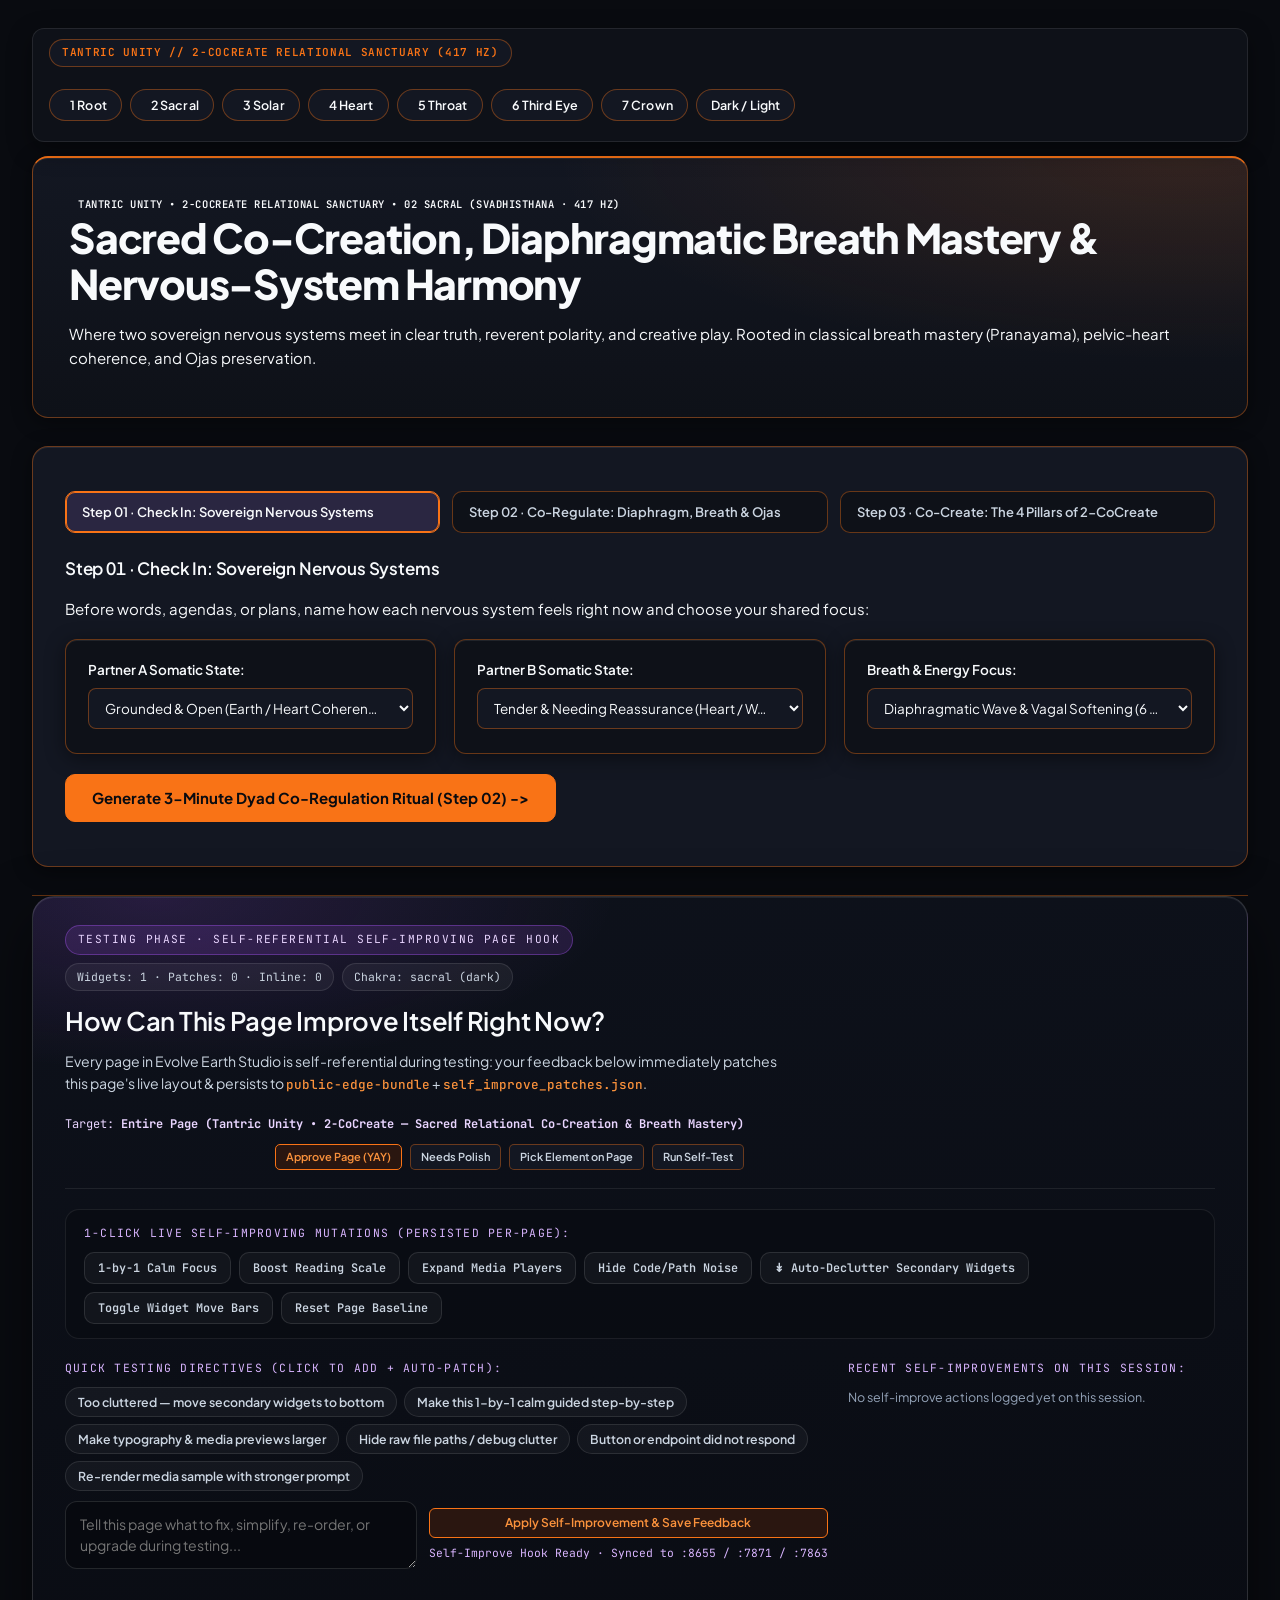
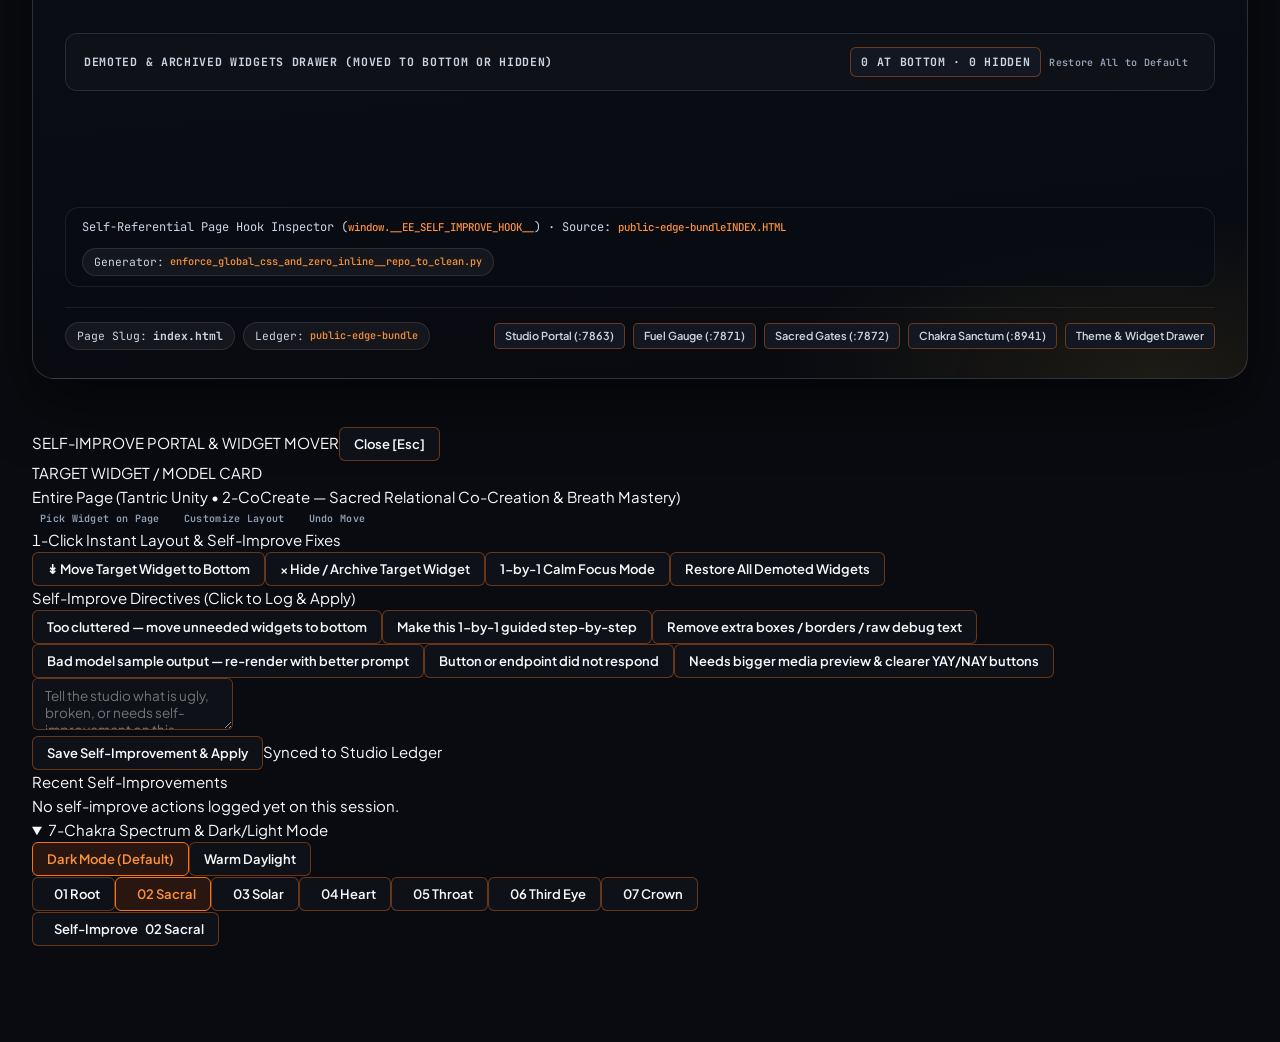
<file: index.html>
<!DOCTYPE html>
<html lang="en" data-theme="dark" data-mode="dark" data-chakra="sacral">
<head>
<meta charset="utf-8" />
<meta name="viewport" content="width=device-width, initial-scale=1" />
<title>Tantric Unity &bull; 2-CoCreate — Sacred Relational Co-Creation &amp; Breath Mastery</title>
<link rel="stylesheet" href="evolve-unified-theme.css" />
<script src="refineme-widget.js" defer></script>
</head>
<body>
<div class="chakra-bar">
  <span class="brand-tag">Tantric Unity // 2-CoCreate Relational Sanctuary (417 Hz)</span>
  <div class="c-pills">
    <button class="c-pill" data-set-chakra="root" onclick="document.documentElement.setAttribute('data-chakra','root');localStorage.setItem('ee_chakra','root')"><span class="c-dot" data-ee-u="506eba1f"></span>1 Root</button>
    <button class="c-pill" data-set-chakra="sacral" onclick="document.documentElement.setAttribute('data-chakra','sacral');localStorage.setItem('ee_chakra','sacral')"><span class="c-dot" data-ee-u="2230de30"></span>2 Sacral</button>
    <button class="c-pill" data-set-chakra="solar" onclick="document.documentElement.setAttribute('data-chakra','solar');localStorage.setItem('ee_chakra','solar')"><span class="c-dot" data-ee-u="b7e55c54"></span>3 Solar</button>
    <button class="c-pill" data-set-chakra="heart" onclick="document.documentElement.setAttribute('data-chakra','heart');localStorage.setItem('ee_chakra','heart')"><span class="c-dot" data-ee-u="d29d2a46"></span>4 Heart</button>
    <button class="c-pill" data-set-chakra="throat" onclick="document.documentElement.setAttribute('data-chakra','throat');localStorage.setItem('ee_chakra','throat')"><span class="c-dot" data-ee-u="c12b0335"></span>5 Throat</button>
    <button class="c-pill" data-set-chakra="thirdeye" onclick="document.documentElement.setAttribute('data-chakra','thirdeye');localStorage.setItem('ee_chakra','thirdeye')"><span class="c-dot" data-ee-u="5b0b6805"></span>6 Third Eye</button>
    <button class="c-pill" data-set-chakra="crown" onclick="document.documentElement.setAttribute('data-chakra','crown');localStorage.setItem('ee_chakra','crown')"><span class="c-dot" data-ee-u="04bf4fe6"></span>7 Crown</button>
    <button class="c-pill" onclick="var d=document.documentElement;var m=d.getAttribute('data-mode')==='light'?'dark':'light';d.setAttribute('data-mode',m);d.setAttribute('data-theme',m);localStorage.setItem('ee_mode',m)">Dark / Light</button>
  </div>
</div>
<div class="wrap">
  <div class="hero">
    <span class="badge">Tantric Unity &bull; 2-CoCreate Relational Sanctuary &bull; 02 Sacral (Svadhisthana &middot; 417 Hz)</span>
    <h1>Sacred Co-Creation, Diaphragmatic Breath Mastery &amp; Nervous-System Harmony</h1>
    <p>Where two sovereign nervous systems meet in clear truth, reverent polarity, and creative play. Rooted in classical breath mastery (Pranayama), pelvic-heart coherence, and Ojas preservation.</p>
  </div>

  <section class="ee-walkthrough" aria-label="3-Step 2-CoCreate Dyad Sanctuary Walkthrough">
    <div class="ee-step-rail" role="tablist">
      <button type="button" class="ee-step-btn is-active" onclick="setTuStep(1, this)">Step 01 &middot; Check In: Sovereign Nervous Systems</button>
      <button type="button" class="ee-step-btn" onclick="setTuStep(2, this)">Step 02 &middot; Co-Regulate: Diaphragm, Breath &amp; Ojas</button>
      <button type="button" class="ee-step-btn" onclick="setTuStep(3, this)">Step 03 &middot; Co-Create: The 4 Pillars of 2-CoCreate</button>
    </div>

    <div id="tu-step-1" class="ee-step-panel">
      <h2>Step 01 &middot; Check In: Sovereign Nervous Systems</h2>
      <p>Before words, agendas, or plans, name how each nervous system feels right now and choose your shared focus:</p>
      <div class="grid">
        <div class="card">
          <label><strong>Partner A Somatic State:</strong>
            <select id="pa">
              <option value="grounded">Grounded &amp; Open (Earth / Heart Coherence)</option>
              <option value="electric">Creative &amp; High-Energy (Sacral / Solar Polarity)</option>
              <option value="tender">Tender &amp; Needing Reassurance (Heart / Water)</option>
              <option value="overwhelmed">Overstimulated &amp; Needing Slowness (Root Sanctuary)</option>
            </select>
          </label>
        </div>
        <div class="card">
          <label><strong>Partner B Somatic State:</strong>
            <select id="pb">
              <option value="tender">Tender &amp; Needing Reassurance (Heart / Water)</option>
              <option value="grounded">Grounded &amp; Open (Earth / Heart Coherence)</option>
              <option value="electric">Creative &amp; High-Energy (Sacral / Solar Polarity)</option>
              <option value="overwhelmed">Overstimulated &amp; Needing Slowness (Root Sanctuary)</option>
            </select>
          </label>
        </div>
        <div class="card">
          <label><strong>Breath &amp; Energy Focus:</strong>
            <select id="pfocus">
              <option value="diaphragm">Diaphragmatic Wave &amp; Vagal Softening (6 Breaths/Min)</option>
              <option value="ojas">Ojas Sublimation (Drawing Sacral Creative Fire Up to the Heart &amp; Crown)</option>
              <option value="repair">Relational Repair &amp; Zero-Defense Listening</option>
              <option value="creation">2-CoCreate Shared Project &amp; Artistic Flow</option>
            </select>
          </label>
        </div>
      </div>
      <div class="ee-transport">
        <button type="button" class="ee-btn-hero" onclick="genDyad()">Generate 3-Minute Dyad Co-Regulation Ritual (Step 02) -&gt;</button>
      </div>
    </div>

    <div id="tu-step-2" class="ee-step-panel" hidden>
      <h2>Step 02 &middot; Co-Regulate: Diaphragm, Breath &amp; Ojas Protocol</h2>
      <div id="dyad-out" class="res-box">Select states in Step 01 to generate your tailored co-regulation ritual.</div>
      <div class="btn-row">
        <button type="button" class="btn btn-primary" onclick="navigator.clipboard.writeText(document.getElementById('dyad-out').innerText)">Copy Dyad Ritual</button>
        <button type="button" class="ee-btn-hero" onclick="setTuStep(3, document.querySelectorAll('.ee-step-btn')[2])">Continue to Step 03 &middot; 4 Pillars of 2-CoCreate -&gt;</button>
        <button type="button" class="btn" onclick="setTuStep(1, document.querySelectorAll('.ee-step-btn')[0])">Back to Step 01</button>
      </div>
    </div>

    <div id="tu-step-3" class="ee-step-panel" hidden>
      <h2>Step 03 &middot; The 4 Sovereign Pillars of Tantric Unity &amp; 2-CoCreate</h2>
      <div class="grid">
        <div class="card">
          <h3>01 &middot; Sovereign Yes &amp; Sacred No</h3>
          <p>A boundary spoken early and clearly is an act of generosity. Every true Yes requires the complete safety of a respected No.</p>
        </div>
        <div class="card">
          <h3>02 &middot; Diaphragmatic Breath Precedes Words</h3>
          <p>Mastery of the diaphragm and slow Ujjayi ocean breath shifts the autonomic nervous system from defensive reactivity into warm, creative presence.</p>
        </div>
        <div class="card">
          <h3>03 &middot; Ojas &amp; Creative Polarity</h3>
          <p>Vital creative essence (Ojas) is cultivated rather than depleted — circulating warm sacral life-force upward through the heart into shared art, music, and service.</p>
        </div>
        <div class="card">
          <h3>04 &middot; Curiosity Over Projection</h3>
          <p>Replace assumptions with reverent inquiry: ask &ldquo;What is alive in you right now?&rdquo; and witness without rushing to fix.</p>
        </div>
      </div>
      <div class="ee-transport">
        <button type="button" class="btn btn-primary" onclick="setTuStep(1, document.querySelectorAll('.ee-step-btn')[0])">Start Fresh Dyad Check-In</button>
      </div>
    </div>
  </section>
</div>
<script>
function setTuStep(n, btn) {
  [1, 2, 3].forEach(function(i) {
    var el = document.getElementById('tu-step-' + i);
    if (el) el.hidden = (i !== n);
  });
  document.querySelectorAll('.ee-step-btn').forEach(function(b) { b.classList.remove('is-active'); });
  if (btn) btn.classList.add('is-active');
}
function genDyad() {
  const a = document.getElementById('pa').value;
  const b = document.getElementById('pb').value;
  const f = document.getElementById('pfocus').value;
  const map = {
    overwhelmed: "Begin with 90 seconds of silent back-to-back breathing (zero words, zero demand) so both root and sacral centers feel held without pressure.",
    tender: "Place one hand on your own heart and one hand over your partner's heart; share 6 slow breaths and one sentence of pure appreciation with zero advice.",
    electric: "Stand facing each other, inhale up the spine for 5 counts expanding the lower ribs and diaphragm, and speak one bold creative vision you want to build together this week.",
    grounded: "Synchronize 6 slow ocean-breaths (Ujjayi) while maintaining soft eye contact, then ask: 'What would feel most nourishing in the next hour?'"
  };
  const focusMap = {
    diaphragm: "Diaphragmatic Mastery Key: Relax the belly on the inhale, lengthen the exhale to 6 full seconds, and let the pelvic floor soften completely.",
    ojas: "Ojas Sublimation Key: On the inhale, draw warm golden-copper energy from the sacral center up the spine to the heart and crown; on the exhale, radiate gratitude.",
    repair: "Zero-Defense Repair Key: Partner A speaks for 90 seconds using only 'I feel / I need' while Partner B breathes slowly and reflects back the essence before replying.",
    creation: "2-CoCreate Flow Key: Name one concrete creation (song, sanctuary task, meal, or offering) you will complete together in the next 48 hours."
  };
  const pick = (a === 'overwhelmed' || b === 'overwhelmed') ? map.overwhelmed : (a === 'tender' || b === 'tender') ? map.tender : (a === 'electric' && b === 'electric') ? map.electric : map.grounded;
  document.getElementById('dyad-out').innerHTML =
    "<h3>Recommended 3-Minute Dyad Co-Regulation Ritual</h3>" +
    "<p><strong>1. Somatic Synchronization:</strong> " + pick + "</p>" +
    "<p><strong>2. Breath &amp; Energy Protocol:</strong> " + focusMap[f] + "</p>";
  setTuStep(2, document.querySelectorAll('.ee-step-btn')[1]);
}
genDyad();
setTuStep(1, document.querySelectorAll('.ee-step-btn')[0]);
</script>
</body>
</html>
</file>
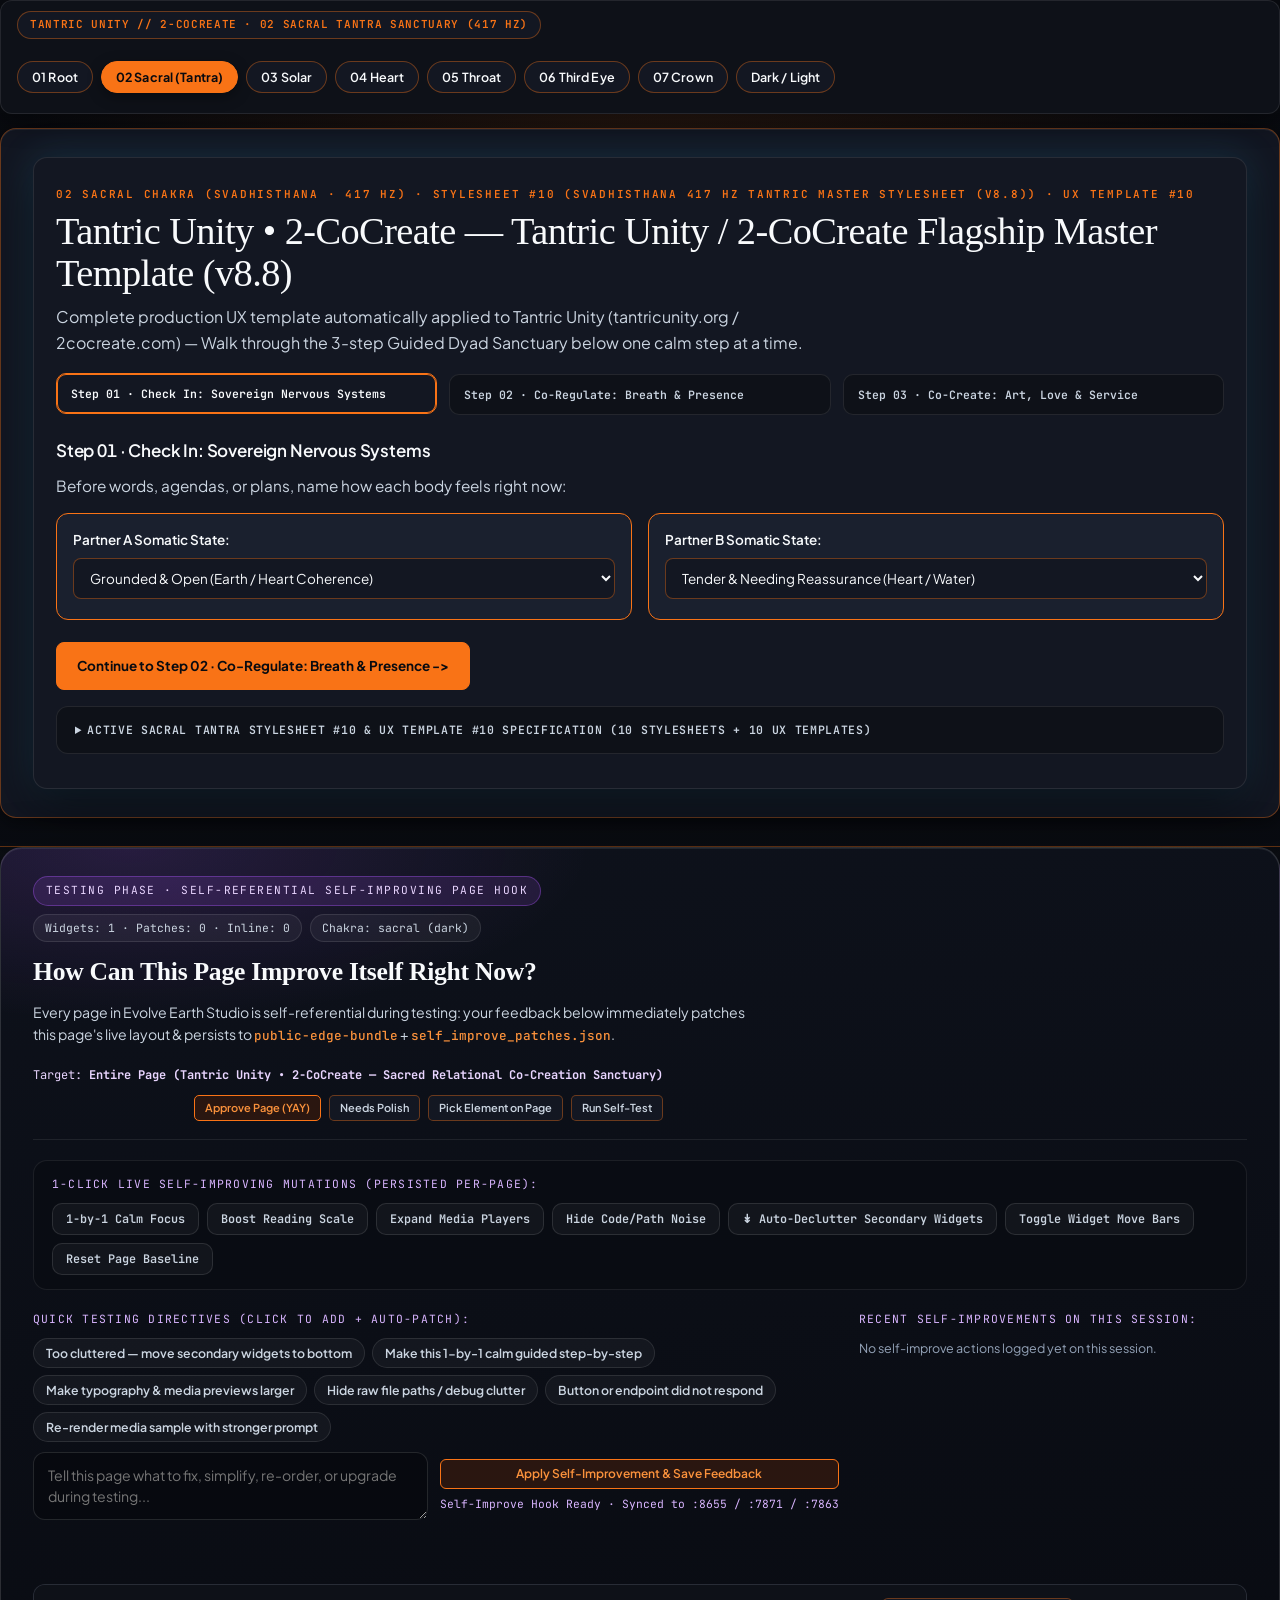
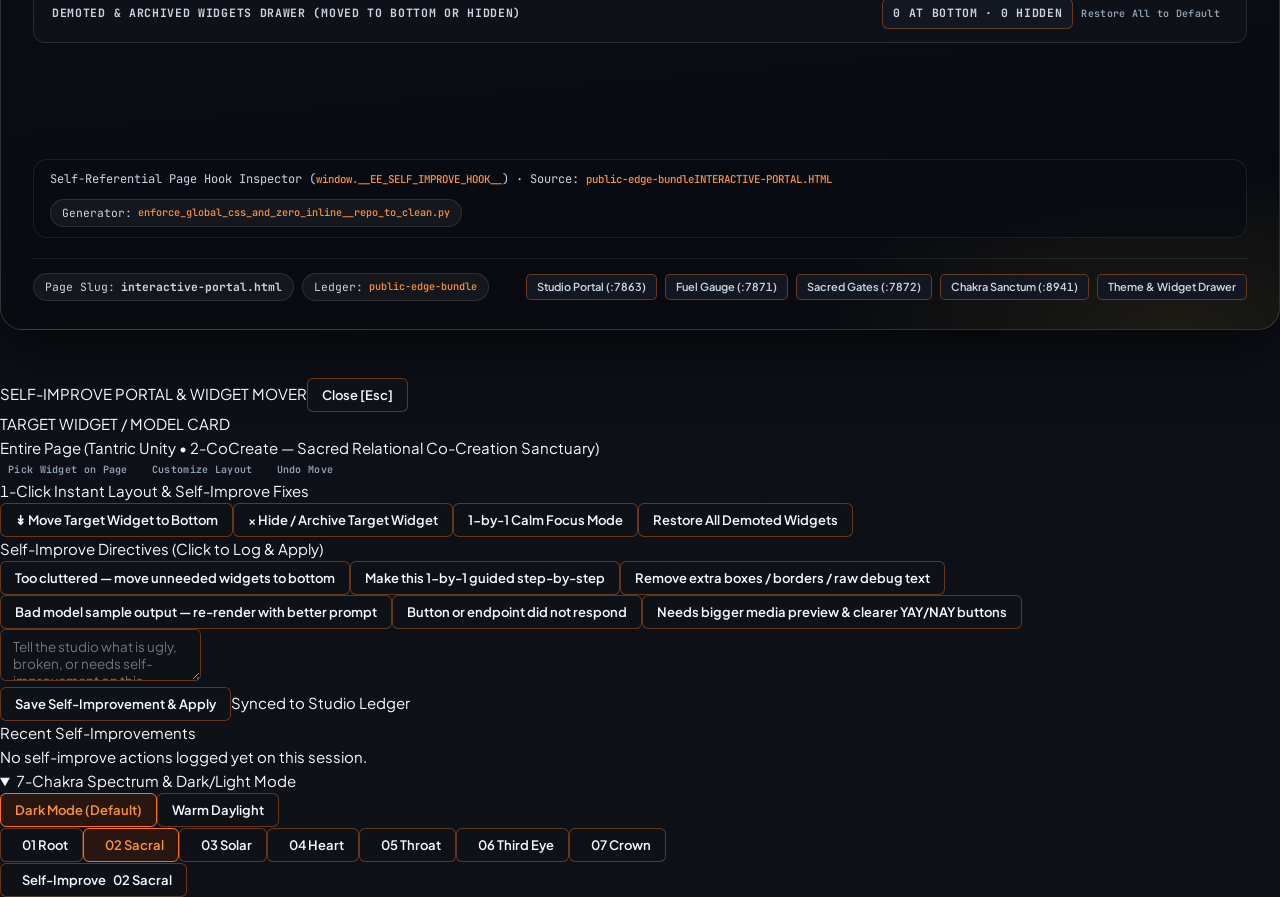
<file: interactive-portal.html>
<!DOCTYPE html>
<html lang="en" data-theme="dark" data-mode="dark" data-chakra="sacral" data-chakra-css="chakra-02-sacral-tantra.css" data-chakra-ux="ux_10">
<head>
<meta charset="utf-8" />
<meta name="viewport" content="width=device-width, initial-scale=1" />
<title>Tantric Unity &bull; 2-CoCreate — Sacred Relational Co-Creation Sanctuary</title>
<link rel="stylesheet" href="evolve-unified-theme.css" />
<link rel="stylesheet" href="chakra-02-sacral-tantra.css" />
<script src="refineme-widget.js" defer></script>
</head>
<body class="ee-chakra-sacral-shell grain">
<div class="chakra-bar" role="region" aria-label="7-Chakra Spectrum Theme Bar">
  <span class="brand-tag">Tantric Unity // 2-CoCreate &middot; 02 Sacral Tantra Sanctuary (417 Hz)</span>
  <div class="c-pills">
    <button class="c-pill" data-set-chakra="root" onclick="document.documentElement.setAttribute('data-chakra','root')">01 Root</button>
    <button class="c-pill active" data-set-chakra="sacral" onclick="document.documentElement.setAttribute('data-chakra','sacral')">02 Sacral (Tantra)</button>
    <button class="c-pill" data-set-chakra="solar" onclick="document.documentElement.setAttribute('data-chakra','solar')">03 Solar</button>
    <button class="c-pill" data-set-chakra="heart" onclick="document.documentElement.setAttribute('data-chakra','heart')">04 Heart</button>
    <button class="c-pill" data-set-chakra="throat" onclick="document.documentElement.setAttribute('data-chakra','throat')">05 Throat</button>
    <button class="c-pill" data-set-chakra="thirdeye" onclick="document.documentElement.setAttribute('data-chakra','thirdeye')">06 Third Eye</button>
    <button class="c-pill" data-set-chakra="crown" onclick="document.documentElement.setAttribute('data-chakra','crown')">07 Crown</button>
    <button class="c-pill" onclick="var d=document.documentElement;var m=d.getAttribute('data-mode')==='light'?'dark':'light';d.setAttribute('data-mode',m);d.setAttribute('data-theme',m)">Dark / Light</button>
  </div>
</div>

<div class="wrap">
  <main class="ee-walkthrough ee-chakra-sacral-walkthrough">
    <div class="ee-chakra-sacral-card carved">
      <span class="ee-chakra-sacral-kicker">02 SACRAL CHAKRA (SVADHISTHANA &middot; 417 HZ) &middot; STYLESHEET #10 (SVADHISTHANA 417 HZ TANTRIC MASTER STYLESHEET (V8.8)) &middot; UX TEMPLATE #10</span>
      <h1 class="ee-chakra-sacral-title">Tantric Unity &bull; 2-CoCreate — Tantric Unity / 2-CoCreate Flagship Master Template (v8.8)</h1>
      <p class="ee-chakra-sacral-lead">Complete production UX template automatically applied to Tantric Unity (tantricunity.org / 2cocreate.com) &mdash; Walk through the 3-step Guided Dyad Sanctuary below one calm step at a time.</p>

      <div class="ee-step-rail ee-chakra-sacral-step-rail" role="tablist">
        <button type="button" class="ee-step-btn ee-chakra-sacral-step-btn is-active" onclick="setTantraStep(1, this)">Step 01 &middot; Check In: Sovereign Nervous Systems</button>
        <button type="button" class="ee-step-btn ee-chakra-sacral-step-btn" onclick="setTantraStep(2, this)">Step 02 &middot; Co-Regulate: Breath &amp; Presence</button>
        <button type="button" class="ee-step-btn ee-chakra-sacral-step-btn" onclick="setTantraStep(3, this)">Step 03 &middot; Co-Create: Art, Love &amp; Service</button>
      </div>

      <section id="tantra-step-1" class="ee-step-panel">
        <h2>Step 01 &middot; Check In: Sovereign Nervous Systems</h2>
        <p class="dek">Before words, agendas, or plans, name how each body feels right now:</p>
        <div class="ee-choice-grid ee-chakra-sacral-choice-grid">
          <div class="ee-choice-card ee-chakra-sacral-choice-card is-selected">
            <label><strong>Partner A Somatic State:</strong>
              <select id="pa" onchange="updateRitualPreview()">
                <option value="grounded">Grounded &amp; Open (Earth / Heart Coherence)</option>
                <option value="electric">Creative &amp; High-Energy (Sacral / Solar Polarity)</option>
                <option value="tender">Tender &amp; Needing Reassurance (Heart / Water)</option>
                <option value="overwhelmed">Overstimulated &amp; Needing Slowness (Root Sanctuary)</option>
              </select>
            </label>
          </div>
          <div class="ee-choice-card ee-chakra-sacral-choice-card is-selected">
            <label><strong>Partner B Somatic State:</strong>
              <select id="pb" onchange="updateRitualPreview()">
                <option value="tender">Tender &amp; Needing Reassurance (Heart / Water)</option>
                <option value="grounded">Grounded &amp; Open (Earth / Heart Coherence)</option>
                <option value="electric">Creative &amp; High-Energy (Sacral / Solar Polarity)</option>
                <option value="overwhelmed">Overstimulated &amp; Needing Slowness (Root Sanctuary)</option>
              </select>
            </label>
          </div>
        </div>
        <div class="ee-transport">
          <button type="button" class="ee-btn-hero ee-chakra-sacral-btn-hero" onclick="genDyadAndAdvance()">Continue to Step 02 &middot; Co-Regulate: Breath &amp; Presence -&gt;</button>
        </div>
      </section>

      <section id="tantra-step-2" class="ee-step-panel" hidden>
        <h2>Step 02 &middot; Co-Regulate: Breath &amp; Presence</h2>
        <div id="dyad-out" class="card">
          Place one hand on your own heart and one hand over your partner's heart; share 6 slow ocean breaths and one sentence of pure appreciation with zero advice.
        </div>
        <div class="ee-transport">
          <button type="button" class="ee-btn-hero ee-chakra-sacral-btn-hero" onclick="setTantraStep(3, document.querySelectorAll('.ee-step-btn')[2])">Continue to Step 03 &middot; Co-Create: Art, Love &amp; Service -&gt;</button>
          <button type="button" class="btn" onclick="setTantraStep(1, document.querySelectorAll('.ee-step-btn')[0])">Back to Step 01</button>
        </div>
      </section>

      <section id="tantra-step-3" class="ee-step-panel" hidden>
        <h2>Step 03 &middot; Co-Create: Art, Love &amp; Service</h2>
        <div class="ee-choice-grid ee-chakra-sacral-choice-grid">
          <div class="ee-choice-card ee-chakra-sacral-choice-card">
            <strong>01 &middot; Sovereign Yes &amp; Sacred No</strong>
            <p>Every boundary is celebrated as the container that makes deep trust and relaxation possible.</p>
          </div>
          <div class="ee-choice-card ee-chakra-sacral-choice-card">
            <strong>02 &middot; Co-Regulation First</strong>
            <p>Breath, posture, and soft eye contact precede problem-solving whenever emotions run high.</p>
          </div>
          <div class="ee-choice-card ee-chakra-sacral-choice-card">
            <strong>03 &middot; Curiosity Over Projection</strong>
            <p>Ask &ldquo;What is alive in you right now?&rdquo; and witness before assuming intent.</p>
          </div>
          <div class="ee-choice-card ee-chakra-sacral-choice-card">
            <strong>04 &middot; Creative Polarity</strong>
            <p>Channel shared life-force (Prana) into music, movement, healing, and tangible service.</p>
          </div>
        </div>
        <div class="ee-transport">
          <button type="button" class="ee-btn-hero ee-chakra-sacral-btn-hero" onclick="setTantraStep(1, document.querySelectorAll('.ee-step-btn')[0])">Start Fresh Dyad Check-In</button>
        </div>
      </section>

      <details class="ee-drawer ee-chakra-sacral-drawer">
        <summary>Active Sacral Tantra Stylesheet #10 &amp; UX Template #10 Specification (10 Stylesheets + 10 UX Templates)</summary>
        <div class="card">
          <p><strong>Active Stylesheet:</strong> <code>chakra-02-sacral-tantra.css</code> &mdash; Variant #10 (Svadhisthana 417 Hz Tantric Master Stylesheet (v8.8): Canvas <code>#090B10</code>, Surface <code>#131722</code>, Jewel Accent <code>#F97316</code>, Secondary <code>#EA580C</code>).</p>
          <p><strong>Active UX Template:</strong> <code>chakra_02_sacral_ux_10.html</code> &mdash; #10 (Tantric Unity / 2-CoCreate Flagship Master Template (v8.8): Check In: Sovereign Nervous Systems -&gt; Co-Regulate: Breath &amp; Presence -&gt; Co-Create: Art, Love &amp; Service).</p>
        </div>
      </details>
    </div>
  </main>
</div>

<script>
function setTantraStep(n, btn) {
  [1, 2, 3].forEach(function(i) {
    var p = document.getElementById('tantra-step-' + i);
    if (p) p.hidden = (i !== n);
  });
  var btns = document.querySelectorAll('.ee-step-btn');
  Array.prototype.forEach.call(btns, function(b) { b.classList.remove('is-active'); });
  if (btn) btn.classList.add('is-active');
}
function updateRitualPreview() {
  var a = document.getElementById('pa').value;
  var b = document.getElementById('pb').value;
  var map = {
    overwhelmed: "Begin with 90 seconds of silent back-to-back breathing (zero words, zero demand) so both root and sacral centers feel held without pressure.",
    tender: "Place one hand on your own heart and one hand over your partner's heart; share 6 slow breaths and one sentence of pure appreciation with zero advice.",
    electric: "Stand facing each other, inhale up the spine for 4 counts, and speak one bold creative vision you want to build together this week.",
    grounded: "Synchronize 6 slow ocean-breaths (Ujjayi) while maintaining soft eye contact, then ask: 'What would feel most nourishing in the next hour?'"
  };
  var pick = (a === 'overwhelmed' || b === 'overwhelmed') ? map.overwhelmed : (a === 'tender' || b === 'tender') ? map.tender : (a === 'electric' && b === 'electric') ? map.electric : map.grounded;
  var out = document.getElementById('dyad-out');
  if (out) out.innerHTML = "<strong>Recommended 3-Minute Sacral Co-Regulation Ritual:</strong> " + pick;
}
function genDyadAndAdvance() {
  updateRitualPreview();
  setTantraStep(2, document.querySelectorAll('.ee-step-btn')[1]);
}
</script>
</body>
</html>
</file>
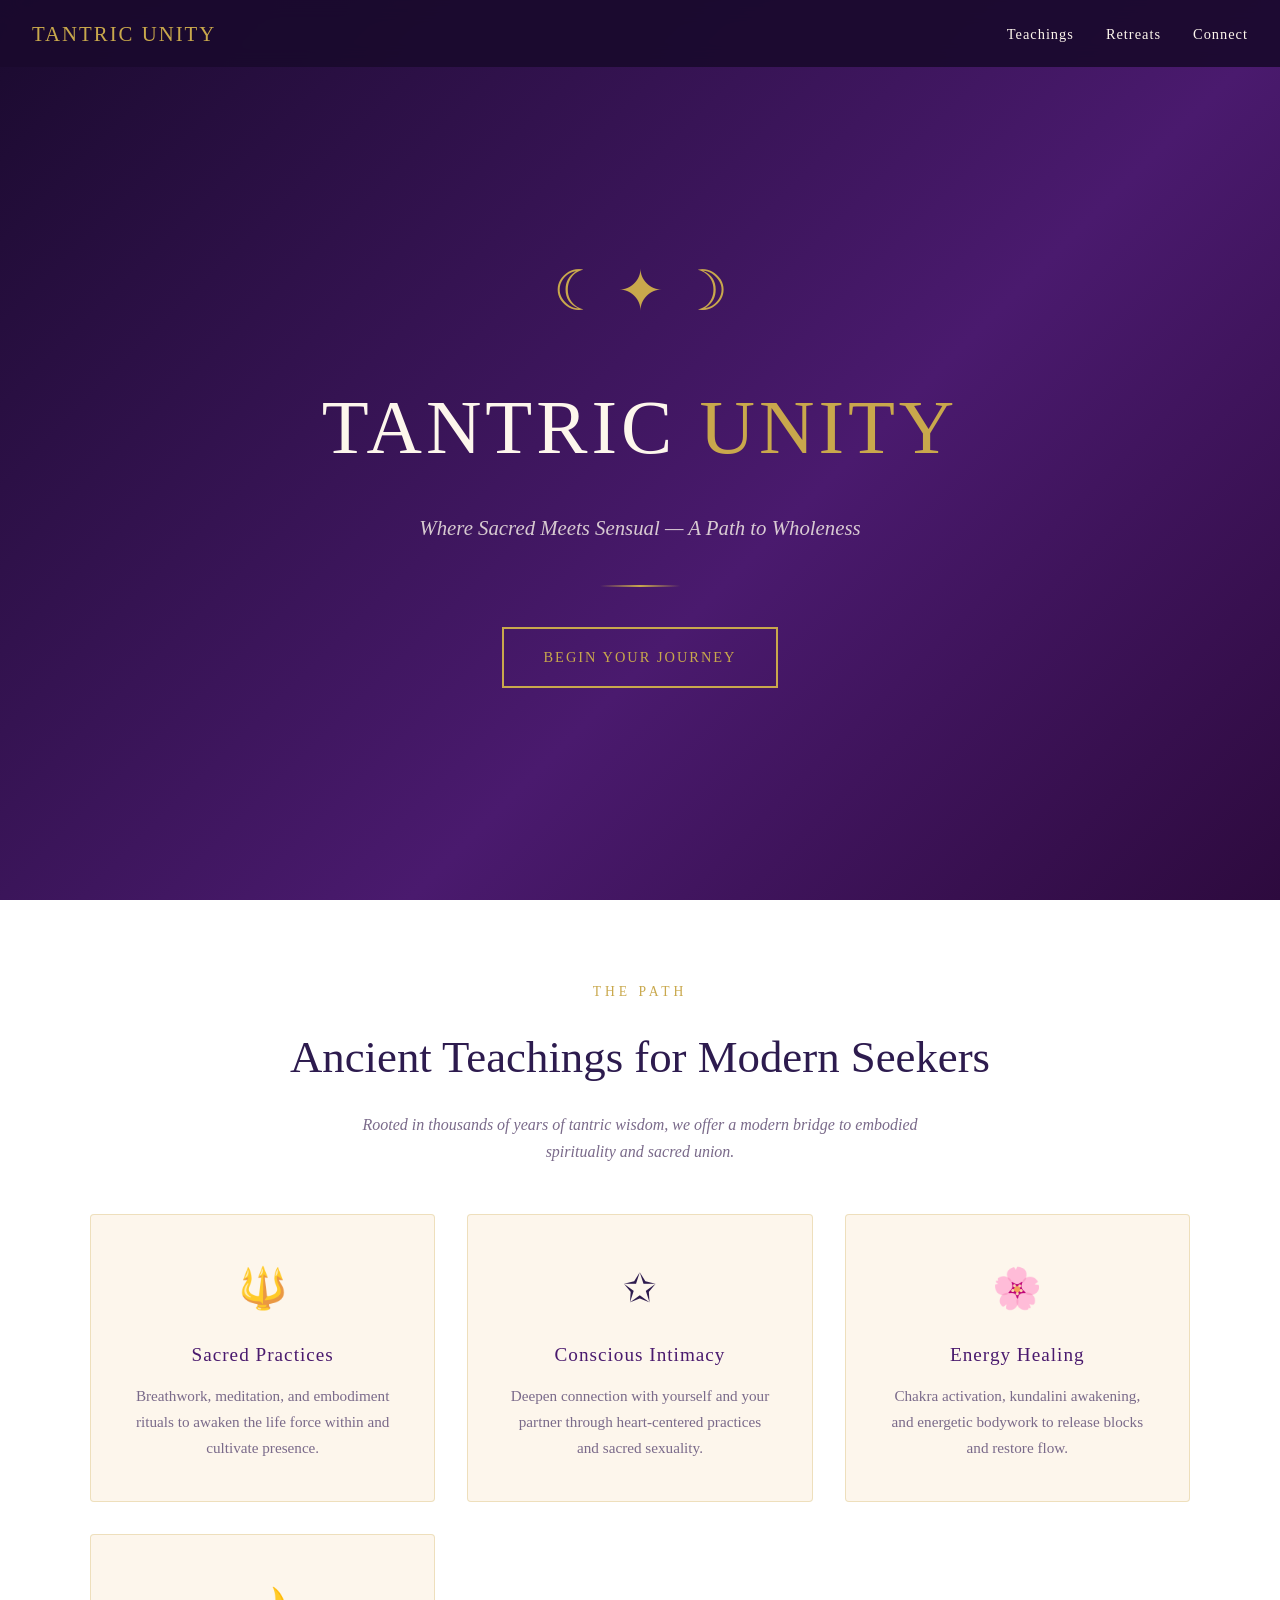
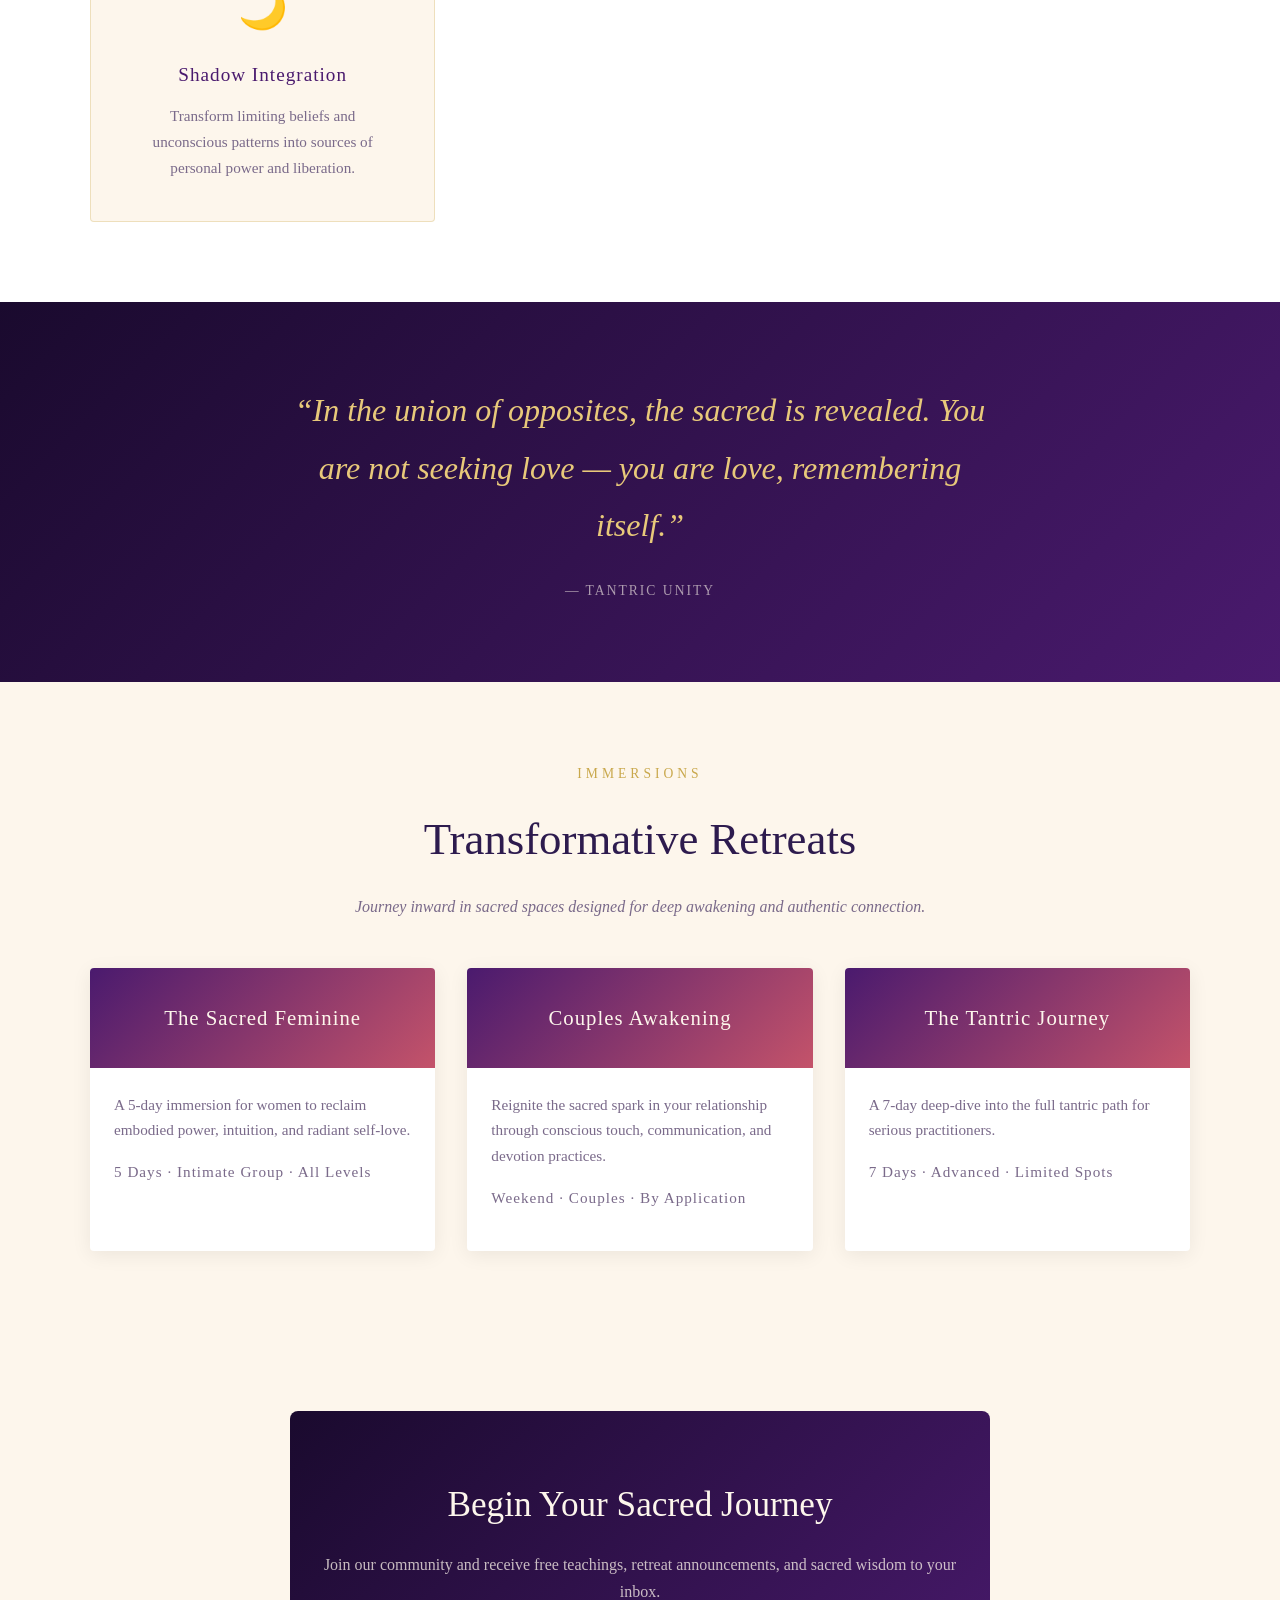
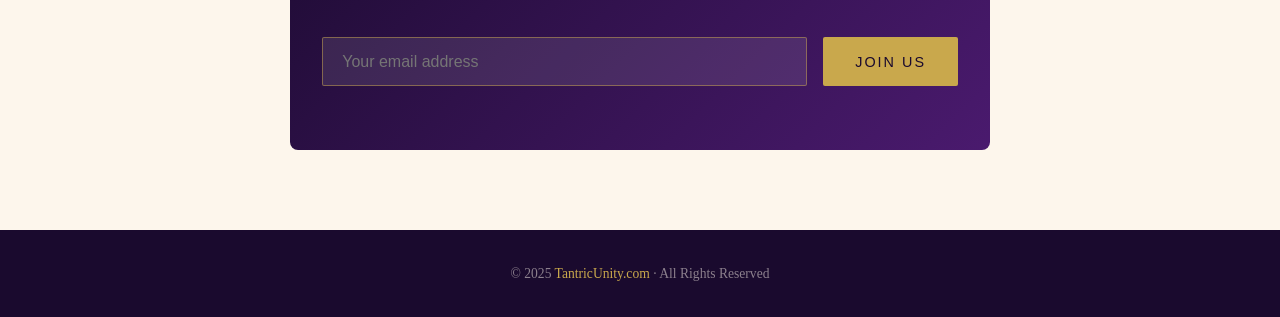
<file: versions/v1-github-original.html>
<!DOCTYPE html>
<html lang="en">
<head>
  <meta charset="UTF-8"/>
  <meta name="viewport" content="width=device-width,initial-scale=1.0"/>
  <title>Tantric Unity | Sacred Connection &amp; Conscious Intimacy</title>
  <style>
    *,*::before,*::after{box-sizing:border-box;margin:0;padding:0}
    :root{--gold:#c9a84c;--gold-light:#e8c97a;--deep:#1a0a2e;--purple:#4a1a6e;--rose:#c4536a;--cream:#fdf6ec;--text:#2d1b4e;--muted:#7a6a8a}
    html{scroll-behavior:smooth}
    body{font-family:Georgia,serif;background:var(--cream);color:var(--text);line-height:1.7}
    nav{position:fixed;top:0;width:100%;z-index:100;background:rgba(26,10,46,.93);backdrop-filter:blur(10px);padding:1rem 2rem;display:flex;justify-content:space-between;align-items:center}
    .logo{font-size:1.3rem;color:var(--gold);letter-spacing:2px;text-transform:uppercase;text-decoration:none}
    .nav-links{display:flex;gap:2rem;list-style:none}
    .nav-links a{color:var(--cream);text-decoration:none;font-size:.9rem;letter-spacing:1px;transition:color .3s}
    .nav-links a:hover{color:var(--gold)}
    .hamburger{display:none;flex-direction:column;gap:5px;cursor:pointer;background:none;border:none}
    .hamburger span{display:block;width:25px;height:2px;background:var(--cream)}
    .hero{min-height:100vh;background:linear-gradient(135deg,var(--deep) 0%,var(--purple) 60%,#2d0a3e 100%);display:flex;align-items:center;justify-content:center;text-align:center;padding:6rem 2rem 4rem}
    .hero-symbol{font-size:3.5rem;margin-bottom:1.5rem;color:var(--gold);animation:pulse 3s ease-in-out infinite}
    @keyframes pulse{0%,100%{opacity:1;transform:scale(1)}50%{opacity:.7;transform:scale(1.05)}}
    .hero h1{font-size:clamp(2.5rem,6vw,5rem);color:var(--cream);font-weight:400;letter-spacing:4px;text-transform:uppercase;margin-bottom:1rem}
    .hero h1 span{color:var(--gold)}
    .hero-tagline{font-size:clamp(1rem,2.5vw,1.3rem);color:rgba(253,246,236,.8);margin-bottom:2.5rem;font-style:italic}
    .hero-divider{width:80px;height:2px;background:linear-gradient(to right,transparent,var(--gold),transparent);margin:0 auto 2.5rem}
    .btn{display:inline-block;padding:1rem 2.5rem;border:2px solid var(--gold);color:var(--gold);text-decoration:none;letter-spacing:2px;text-transform:uppercase;font-size:.9rem;transition:all .3s}
    .btn:hover{background:var(--gold);color:var(--deep)}
    section{padding:5rem 2rem}
    .container{max-width:1100px;margin:0 auto}
    .section-label{text-align:center;color:var(--gold);letter-spacing:4px;text-transform:uppercase;font-size:.85rem;margin-bottom:1rem}
    .section-title{text-align:center;font-size:clamp(1.8rem,4vw,2.8rem);font-weight:400;margin-bottom:1rem}
    .section-sub{text-align:center;max-width:600px;margin:0 auto 3rem;color:var(--muted);font-style:italic}
    .teachings{background:#fff}
    .cards{display:grid;grid-template-columns:repeat(auto-fit,minmax(260px,1fr));gap:2rem}
    .card{padding:2.5rem;border:1px solid rgba(201,168,76,.3);border-radius:4px;text-align:center;transition:transform .3s,box-shadow .3s;background:var(--cream)}
    .card:hover{transform:translateY(-6px);box-shadow:0 12px 40px rgba(74,26,110,.12)}
    .card-icon{font-size:2.5rem;margin-bottom:1rem}
    .card h3{font-size:1.2rem;color:var(--purple);margin-bottom:.75rem;font-weight:400;letter-spacing:1px}
    .card p{color:var(--muted);font-size:.95rem}
    .quote-section{background:linear-gradient(135deg,var(--deep),var(--purple));color:var(--cream);text-align:center;padding:5rem 2rem}
    .quote-text{font-size:clamp(1.2rem,3vw,2rem);font-style:italic;max-width:700px;margin:0 auto 1.5rem;line-height:1.8;color:var(--gold-light)}
    .quote-author{color:rgba(253,246,236,.6);letter-spacing:2px;font-size:.85rem;text-transform:uppercase}
    .retreat-grid{display:grid;grid-template-columns:repeat(auto-fit,minmax(280px,1fr));gap:2rem}
    .retreat-card{background:#fff;border-radius:4px;overflow:hidden;box-shadow:0 4px 20px rgba(0,0,0,.07);transition:transform .3s}
    .retreat-card:hover{transform:translateY(-4px)}
    .retreat-header{background:linear-gradient(135deg,var(--purple),var(--rose));padding:2rem;color:var(--cream);text-align:center}
    .retreat-header h3{font-size:1.3rem;font-weight:400;letter-spacing:1px}
    .retreat-body{padding:1.5rem}
    .retreat-body p{color:var(--muted);font-size:.95rem;margin-bottom:1rem}
    .retreat-meta{font-size:.85rem;color:var(--gold);letter-spacing:1px}
    .cta-sec{background:var(--cream);text-align:center;padding:5rem 2rem}
    .cta-box{background:linear-gradient(135deg,var(--deep),var(--purple));border-radius:8px;padding:4rem 2rem;max-width:700px;margin:0 auto}
    .cta-box h2{color:var(--cream);font-size:clamp(1.5rem,3vw,2.2rem);font-weight:400;margin-bottom:1rem}
    .cta-box p{color:rgba(253,246,236,.75);margin-bottom:2rem}
    .cta-form{display:flex;gap:1rem;flex-wrap:wrap;justify-content:center}
    .cta-form input{flex:1;min-width:220px;padding:.9rem 1.2rem;border:1px solid rgba(201,168,76,.5);background:rgba(255,255,255,.1);color:var(--cream);border-radius:2px;font-size:1rem}
    .cta-form button{padding:.9rem 2rem;background:var(--gold);border:none;color:var(--deep);cursor:pointer;letter-spacing:2px;text-transform:uppercase;font-size:.9rem;border-radius:2px}
    footer{background:var(--deep);color:rgba(253,246,236,.5);text-align:center;padding:2rem;font-size:.85rem}
    footer a{color:var(--gold);text-decoration:none}
    @media(max-width:768px){.nav-links{display:none;flex-direction:column;position:absolute;top:100%;left:0;width:100%;background:var(--deep);padding:1.5rem 2rem;gap:1.5rem}.nav-links.open{display:flex}.hamburger{display:flex}}
  </style>
</head>
<body>
<script>function toggleNav(){document.getElementById("navLinks").classList.toggle("open")}</script>
<nav>
  <a href="#" class="logo">Tantric Unity</a>
  <ul class="nav-links" id="navLinks">
    <li><a href="#teachings">Teachings</a></li>
    <li><a href="#retreats">Retreats</a></li>
    <li><a href="#connect">Connect</a></li>
  </ul>
  <button class="hamburger" onclick="toggleNav()" aria-label="Menu"><span></span><span></span><span></span></button>
</nav>
<section class="hero">
  <div>
    <div class="hero-symbol">&#9790; &#10022; &#9789;</div>
    <h1>Tantric <span>Unity</span></h1>
    <p class="hero-tagline">Where Sacred Meets Sensual &mdash; A Path to Wholeness</p>
    <div class="hero-divider"></div>
    <a href="#teachings" class="btn">Begin Your Journey</a>
  </div>
</section>
<section class="teachings" id="teachings">
  <div class="container">
    <p class="section-label">The Path</p>
    <h2 class="section-title">Ancient Teachings for Modern Seekers</h2>
    <p class="section-sub">Rooted in thousands of years of tantric wisdom, we offer a modern bridge to embodied spirituality and sacred union.</p>
    <div class="cards">
      <div class="card"><div class="card-icon">&#128305;</div><h3>Sacred Practices</h3><p>Breathwork, meditation, and embodiment rituals to awaken the life force within and cultivate presence.</p></div>
      <div class="card"><div class="card-icon">&#10025;</div><h3>Conscious Intimacy</h3><p>Deepen connection with yourself and your partner through heart-centered practices and sacred sexuality.</p></div>
      <div class="card"><div class="card-icon">&#127800;</div><h3>Energy Healing</h3><p>Chakra activation, kundalini awakening, and energetic bodywork to release blocks and restore flow.</p></div>
      <div class="card"><div class="card-icon">&#127769;</div><h3>Shadow Integration</h3><p>Transform limiting beliefs and unconscious patterns into sources of personal power and liberation.</p></div>
    </div>
  </div>
</section>
<div class="quote-section">
  <p class="quote-text">&ldquo;In the union of opposites, the sacred is revealed. You are not seeking love &mdash; you are love, remembering itself.&rdquo;</p>
  <p class="quote-author">&mdash; Tantric Unity</p>
</div>
<section id="retreats" style="background:var(--cream)">
  <div class="container">
    <p class="section-label">Immersions</p>
    <h2 class="section-title">Transformative Retreats</h2>
    <p class="section-sub">Journey inward in sacred spaces designed for deep awakening and authentic connection.</p>
    <div class="retreat-grid">
      <div class="retreat-card"><div class="retreat-header"><h3>The Sacred Feminine</h3></div><div class="retreat-body"><p>A 5-day immersion for women to reclaim embodied power, intuition, and radiant self-love.</p><p class="retreat-meta">5 Days &middot; Intimate Group &middot; All Levels</p></div></div>
      <div class="retreat-card"><div class="retreat-header"><h3>Couples Awakening</h3></div><div class="retreat-body"><p>Reignite the sacred spark in your relationship through conscious touch, communication, and devotion practices.</p><p class="retreat-meta">Weekend &middot; Couples &middot; By Application</p></div></div>
      <div class="retreat-card"><div class="retreat-header"><h3>The Tantric Journey</h3></div><div class="retreat-body"><p>A 7-day deep-dive into the full tantric path for serious practitioners.</p><p class="retreat-meta">7 Days &middot; Advanced &middot; Limited Spots</p></div></div>
    </div>
  </div>
</section>
<section class="cta-sec" id="connect">
  <div class="cta-box">
    <h2>Begin Your Sacred Journey</h2>
    <p>Join our community and receive free teachings, retreat announcements, and sacred wisdom to your inbox.</p>
    <form class="cta-form" onsubmit="return false;"><input type="email" placeholder="Your email address"/><button type="submit">Join Us</button></form>
  </div>
</section>
<footer><p>&copy; 2025 <a href="https://tantricunity.com">TantricUnity.com</a> &middot; All Rights Reserved</p></footer>
</body>
</html>
</file>
